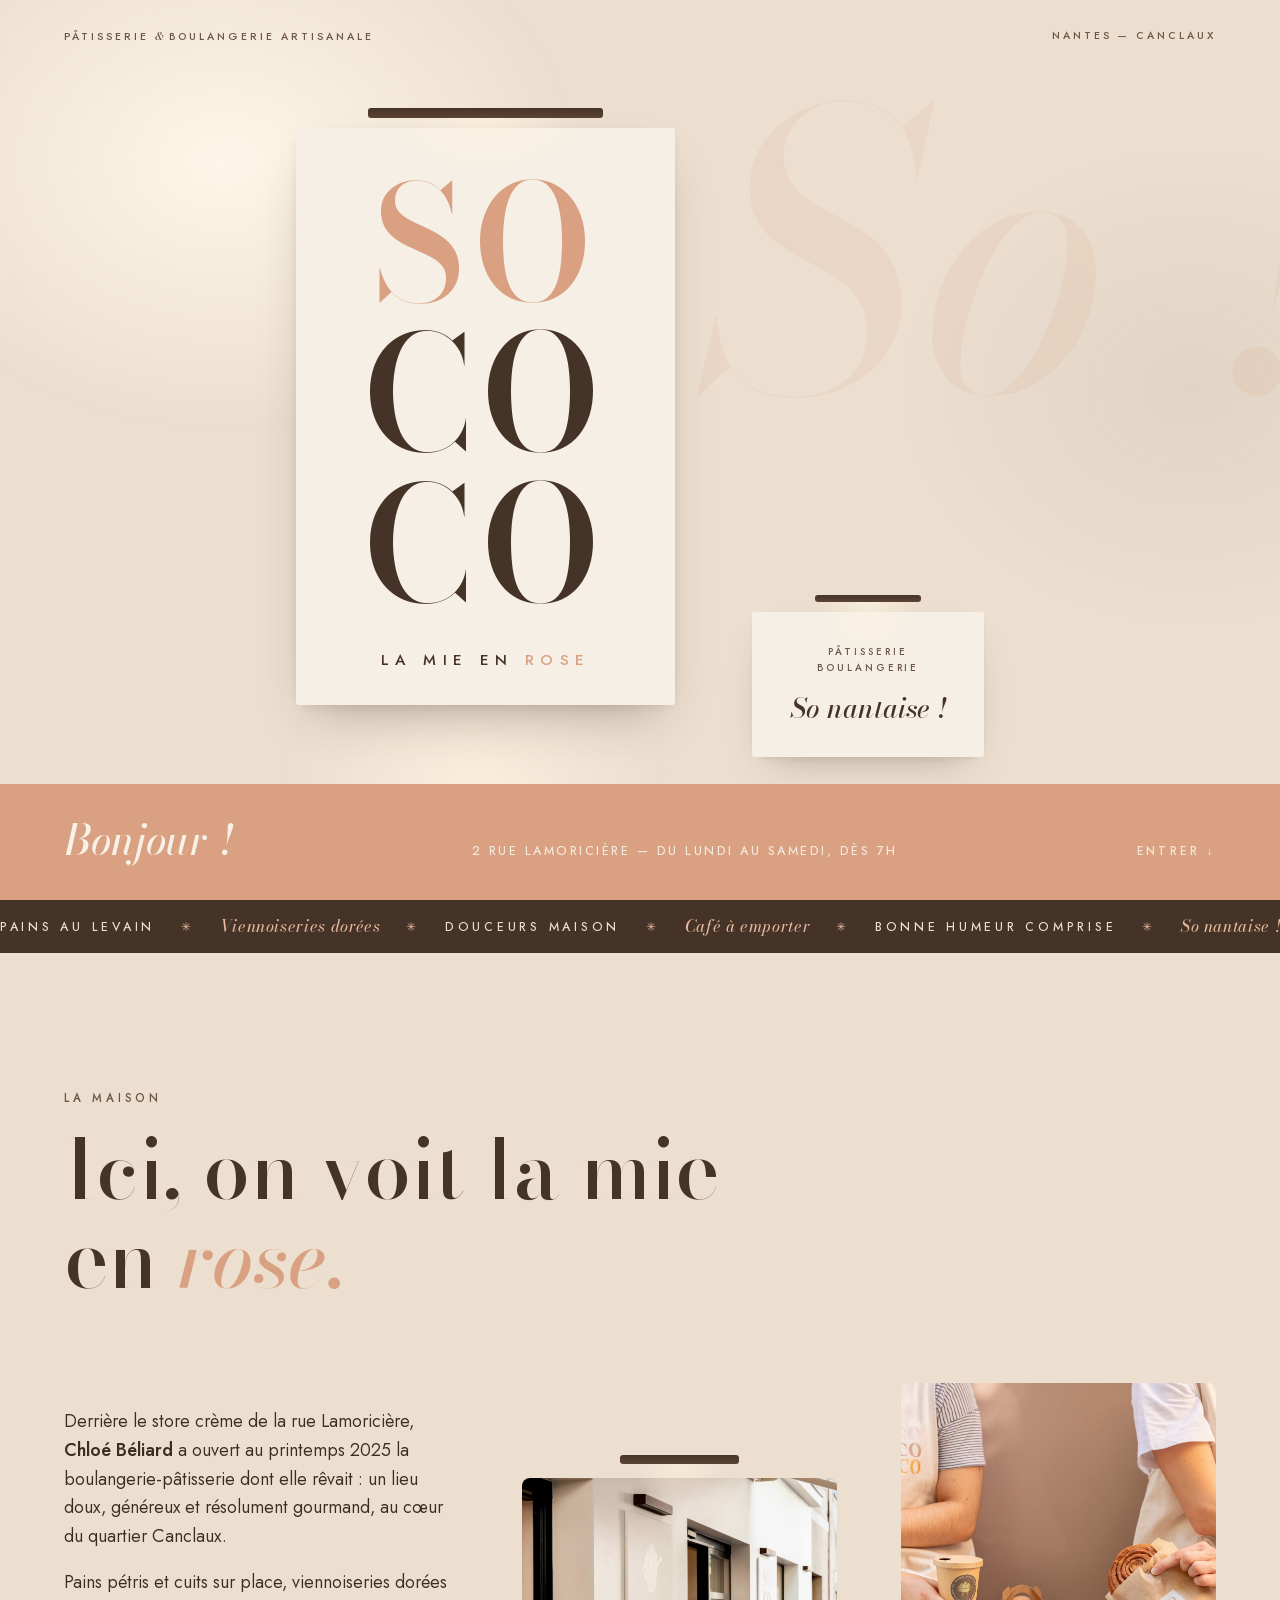
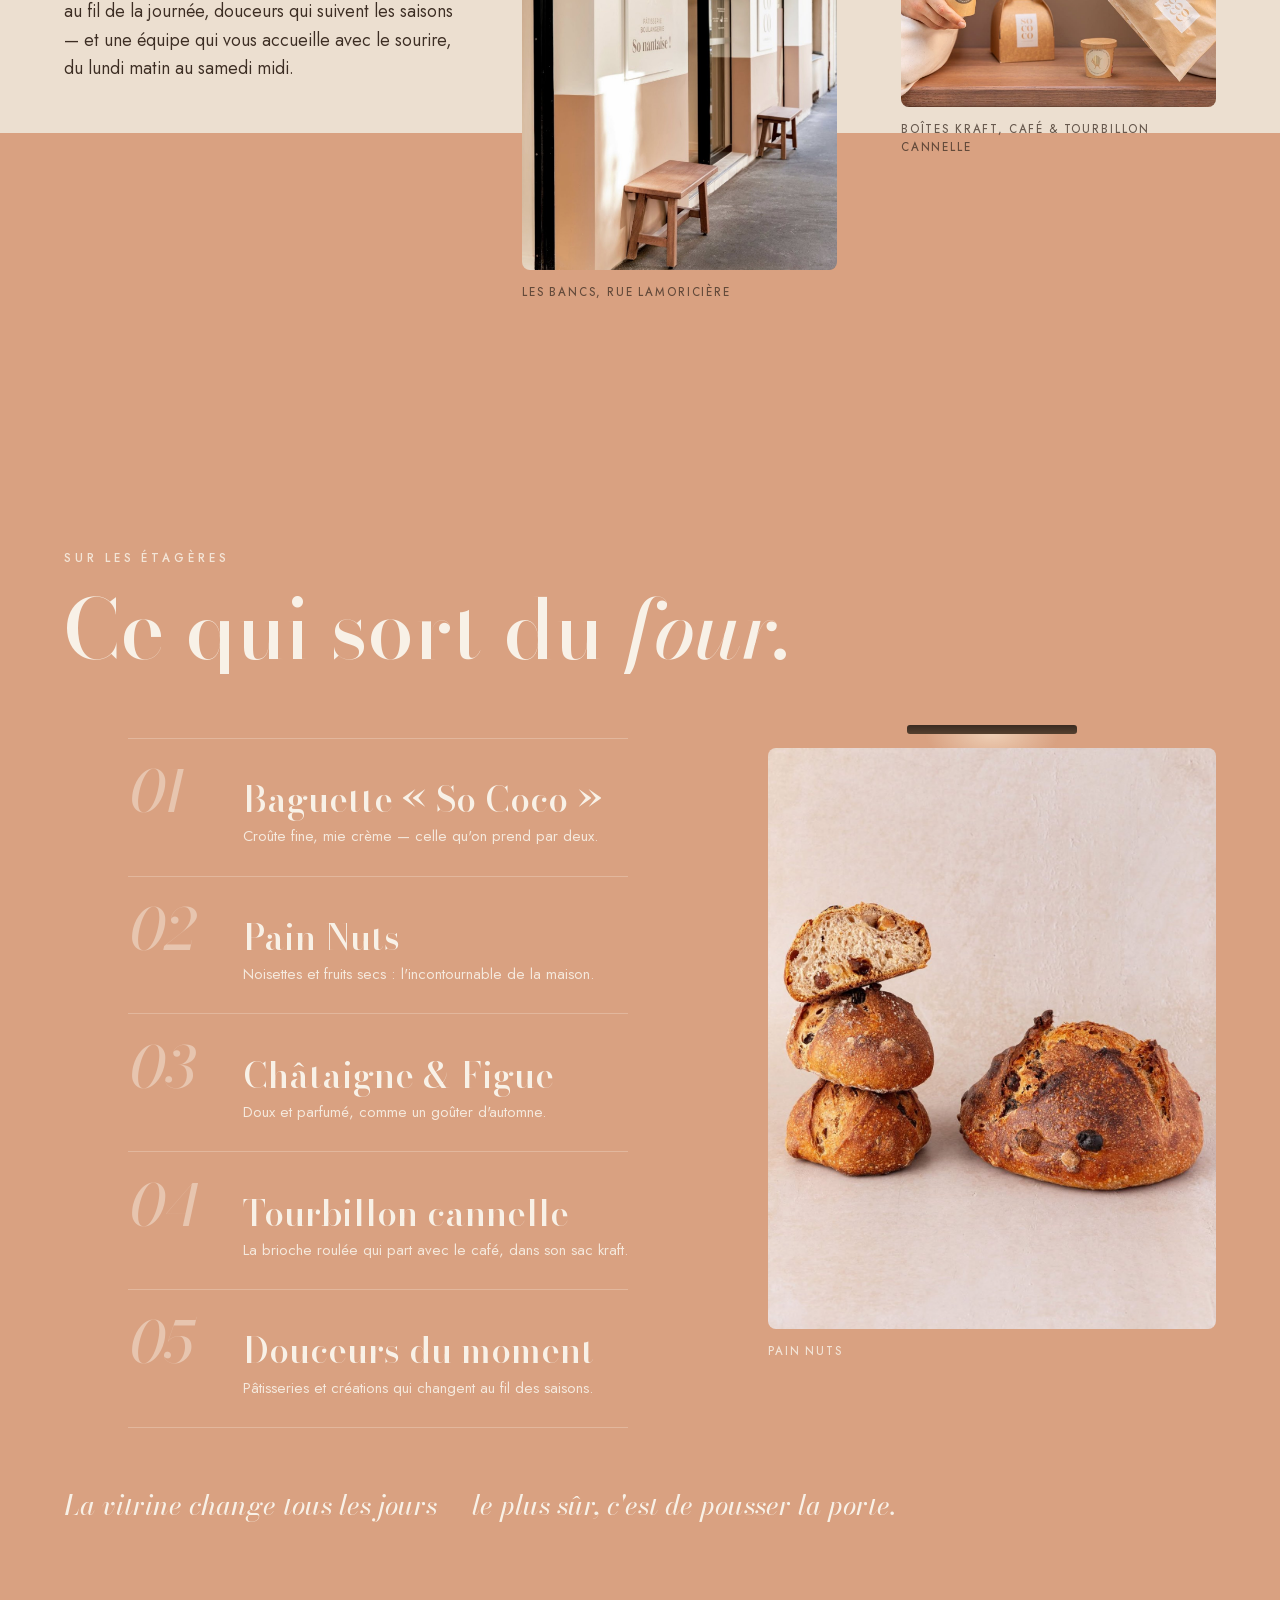
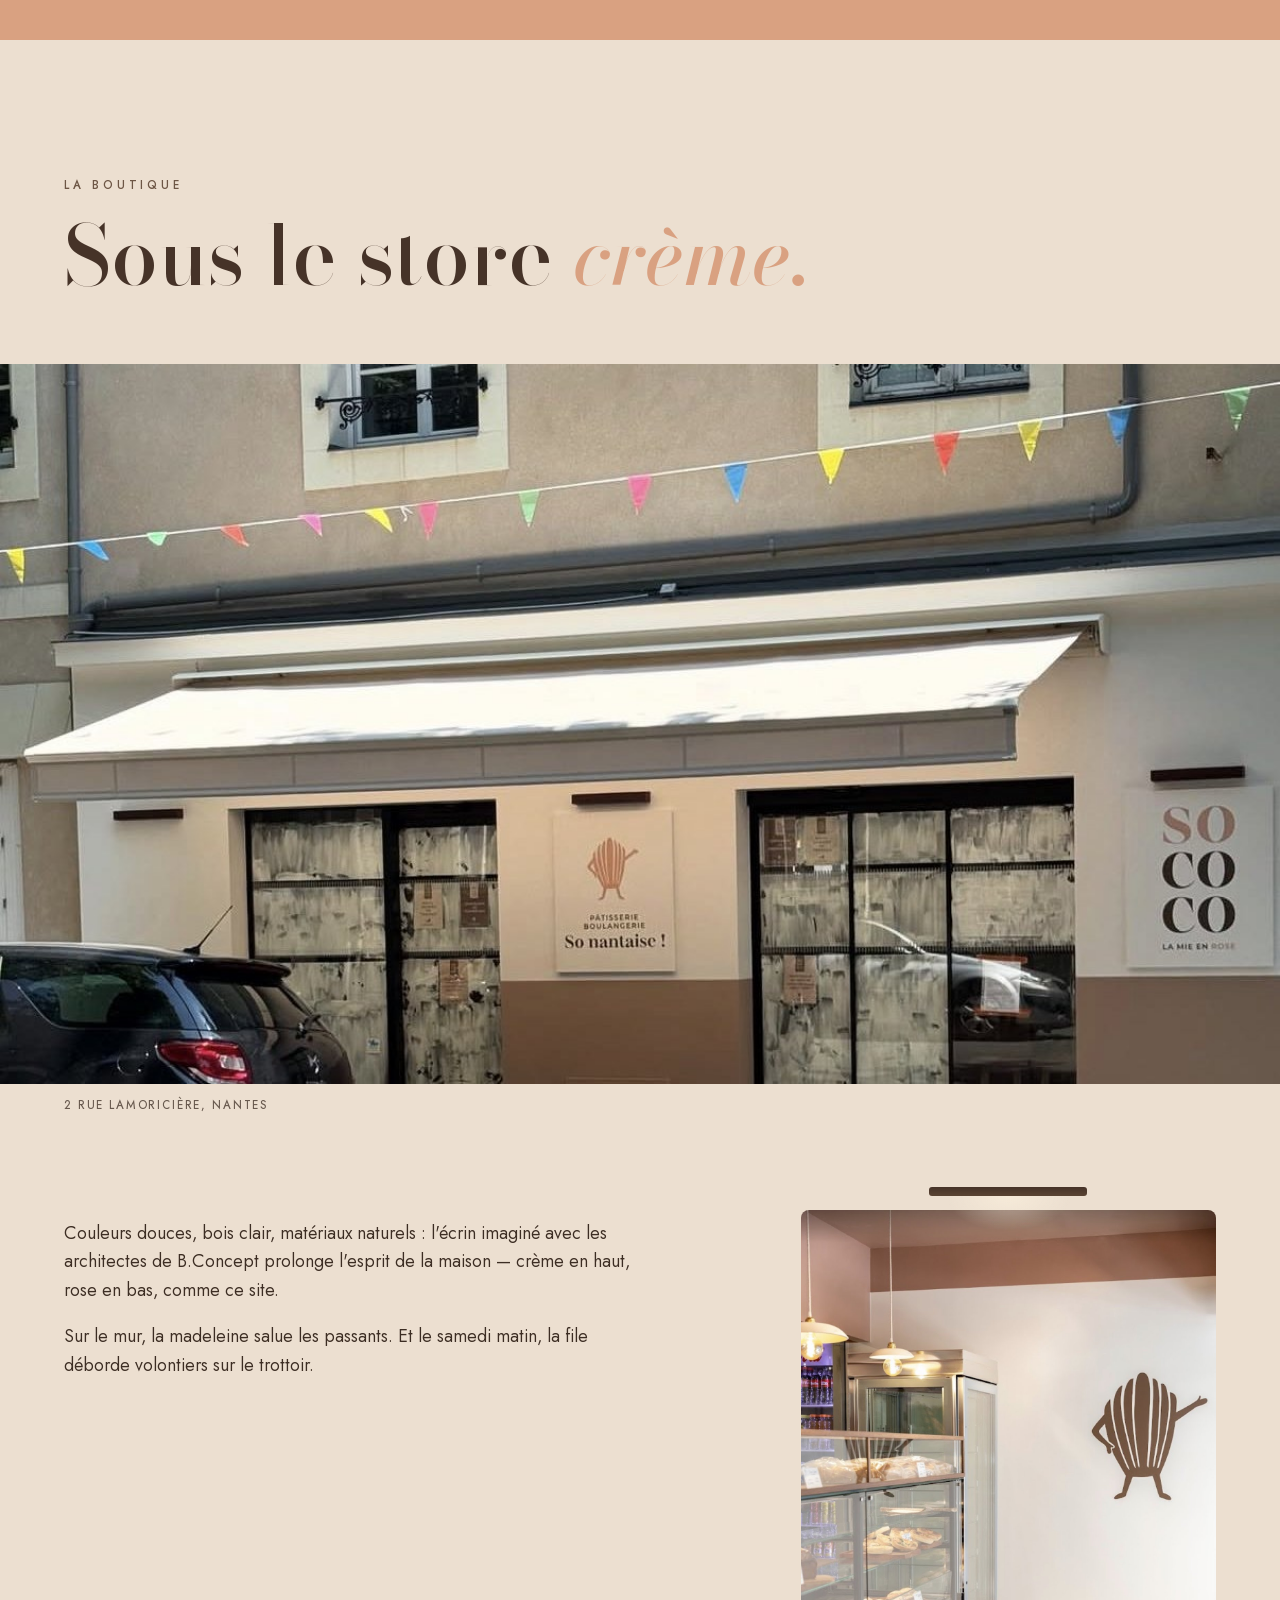
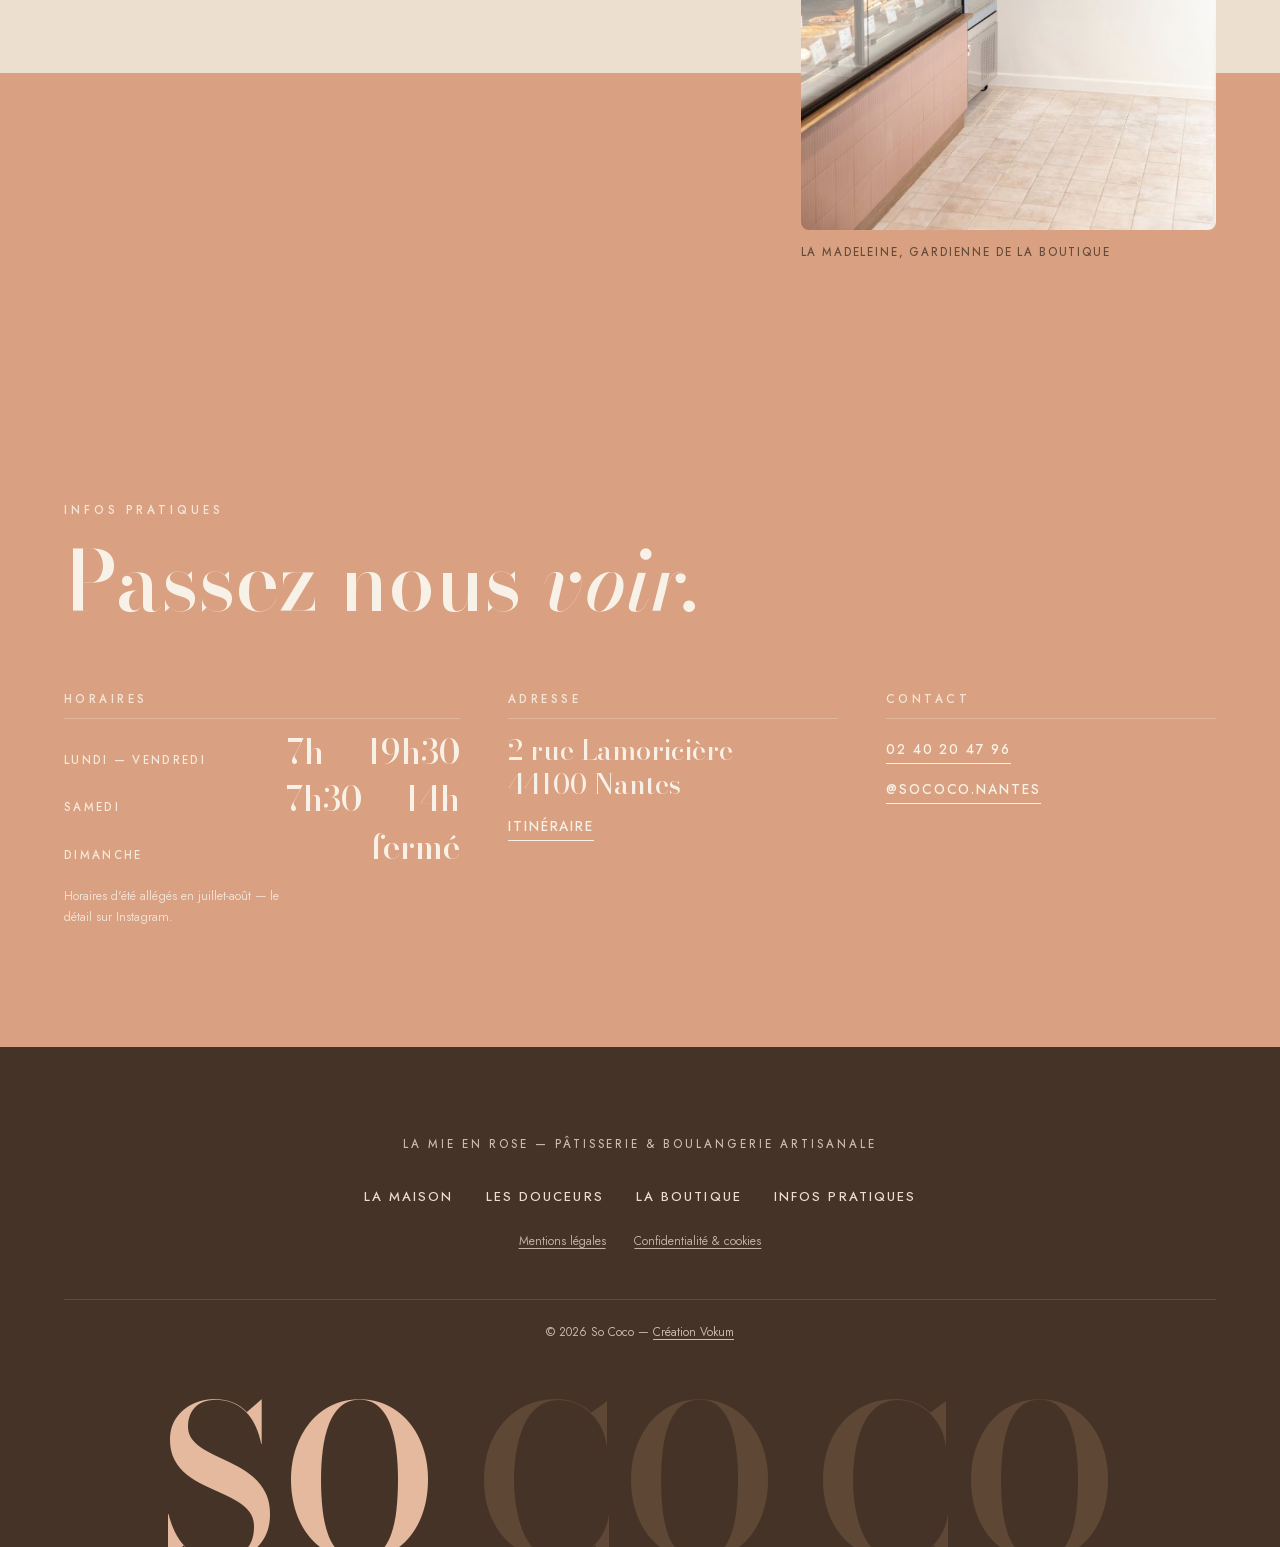
<file: index.html>
<!DOCTYPE html>
<html lang="fr">
<head>
  <meta charset="UTF-8">
  <meta name="viewport" content="width=device-width, initial-scale=1.0">
  <title>So Coco — La Mie en Rose · Pâtisserie & Boulangerie artisanale, Nantes</title>
  <meta name="description" content="So Coco — La Mie en Rose. Pâtisserie & boulangerie artisanale au 2 rue Lamoricière à Nantes. Pains au levain, viennoiseries et douceurs maison, du lundi au samedi.">
  <meta property="og:title" content="So Coco — La Mie en Rose">
  <meta property="og:description" content="Pâtisserie & boulangerie artisanale, 2 rue Lamoricière, Nantes. So nantaise !">
  <meta property="og:type" content="website">
  <meta name="theme-color" content="#ecdfd0">
  <script>document.documentElement.classList.add('js');</script>
  <link rel="icon" href="data:image/svg+xml,<svg xmlns='http://www.w3.org/2000/svg' viewBox='0 0 100 100'><rect width='100' height='100' rx='18' fill='%23ecdfd0'/><text x='50' y='68' font-size='52' text-anchor='middle' font-family='Georgia,serif' fill='%23463328'>S</text></svg>">
  <link rel="preload" href="assets/fonts/bodoni-moda.woff2" as="font" type="font/woff2" crossorigin>
  <link rel="preload" href="assets/fonts/jost.woff2" as="font" type="font/woff2" crossorigin>
  <link rel="stylesheet" href="assets/css/base.css">
  <link rel="stylesheet" href="assets/css/ui/site-loader.css">
  <link rel="stylesheet" href="assets/css/ui/site-footer.css">
  <link rel="stylesheet" href="assets/css/modules/hero.css">
  <link rel="stylesheet" href="assets/css/modules/marquee.css">
  <link rel="stylesheet" href="assets/css/modules/maison.css">
  <link rel="stylesheet" href="assets/css/modules/douceurs.css">
  <link rel="stylesheet" href="assets/css/modules/boutique.css">
  <link rel="stylesheet" href="assets/css/modules/infos.css">
  <script type="module" src="assets/js/app.js"></script>
</head>
<body>

  <!-- Loader -->
  <div class="site-loader" data-site-loader aria-hidden="true">
    <p class="site-loader__mark">
      <span class="site-loader__row"><span>S<em>O</em></span></span>
      <span class="site-loader__row"><span>CO</span></span>
      <span class="site-loader__row"><span>CO</span></span>
    </p>
    <p class="site-loader__sub">Pâtisserie <em>&amp;</em> Boulangerie artisanale</p>
  </div>

  <!-- ============ HERO — le mur de la façade ============ -->
  <header class="hero" id="haut" data-module-delay>
    <div class="hero__light" aria-hidden="true">
      <span class="hero__blob hero__blob--1"></span>
      <span class="hero__blob hero__blob--2"></span>
      <span class="hero__blob hero__blob--3"></span>
    </div>

    <div class="hero__top">
      <p class="hero__eyebrow" data-reveal>Pâtisserie <span class="hero__amp">&amp;</span> Boulangerie artisanale</p>
      <p class="hero__eyebrow hero__eyebrow--right" data-reveal>Nantes — Canclaux</p>
    </div>

    <div class="hero__stage">
      <span class="hero__watermark" aria-hidden="true">So&nbsp;!</span>
      <div class="hero__enseigne">
        <span class="hero__reglette" data-reveal="line" aria-hidden="true"></span>
        <div class="hero__panel" data-reveal="clip">
          <h1 class="hero__title">
            <span class="hero__row hero__row--rose" data-reveal="mask"><span>SO</span></span>
            <span class="hero__row" data-reveal="mask"><span>CO</span></span>
            <span class="hero__row" data-reveal="mask"><span>CO</span></span>
          </h1>
          <p class="hero__baseline" data-reveal>La mie en <em>rose</em></p>
        </div>
      </div>

      <aside class="hero__side" data-reveal>
        <span class="hero__reglette hero__reglette--small" aria-hidden="true"></span>
        <div class="hero__panel hero__panel--small">
          <p class="hero__side-kicker">Pâtisserie<br>Boulangerie</p>
          <p class="hero__side-script">So&nbsp;nantaise&nbsp;!</p>
        </div>
      </aside>
    </div>

    <div class="hero__band" data-reveal="clip">
      <div class="hero__band-inner">
        <p class="hero__band-script">Bonjour&nbsp;!</p>
        <p class="hero__band-info">2&nbsp;rue Lamoricière — du lundi au samedi, dès&nbsp;7h</p>
        <a class="hero__scroll" href="#maison" aria-label="Découvrir la maison">
          <span aria-hidden="true">Entrer&nbsp;↓</span>
        </a>
      </div>
    </div>
  </header>

  <!-- ============ Marquee ============ -->
  <div class="marquee" aria-hidden="true">
    <div class="marquee__track">
      <span class="marquee__group">
        Pains au levain <i>✳</i> <em>Viennoiseries dorées</em> <i>✳</i> Douceurs maison <i>✳</i> <em>Café à emporter</em> <i>✳</i> Bonne humeur comprise <i>✳</i> <em>So&nbsp;nantaise&nbsp;!</em> <i>✳</i>
      </span>
      <span class="marquee__group">
        Pains au levain <i>✳</i> <em>Viennoiseries dorées</em> <i>✳</i> Douceurs maison <i>✳</i> <em>Café à emporter</em> <i>✳</i> Bonne humeur comprise <i>✳</i> <em>So&nbsp;nantaise&nbsp;!</em> <i>✳</i>
      </span>
    </div>
  </div>

  <!-- ============ La maison ============ -->
  <section class="maison" id="maison">
    <div class="maison__head">
      <p class="kicker" data-reveal>La maison</p>
      <h2 class="maison__title" data-split>Ici, on voit la mie en&nbsp;<i>rose.</i></h2>
    </div>

    <div class="maison__grid">
      <div class="maison__text" data-reveal>
        <p>Derrière le store crème de la rue Lamoricière, <strong>Chloé Béliard</strong> a ouvert au printemps 2025 la boulangerie-pâtisserie dont elle rêvait : un lieu doux, généreux et résolument gourmand, au cœur du quartier Canclaux.</p>
        <p>Pains pétris et cuits sur place, viennoiseries dorées au fil de la journée, douceurs qui suivent les saisons — et une équipe qui vous accueille avec le sourire, du lundi matin au samedi midi.</p>
      </div>

      <figure class="maison__photo maison__photo--porte">
        <span class="reglette" data-reveal="line" aria-hidden="true"></span>
        <span class="frame" data-reveal-parent>
          <img src="assets/img/facade-bancs.jpg" alt="La façade So Coco et ses bancs de bois, rue Lamoricière" width="1206" height="1500" loading="lazy" data-reveal="clip">
        </span>
        <figcaption data-reveal>Les bancs, rue Lamoricière</figcaption>
      </figure>

      <figure class="maison__photo maison__photo--equipe">
        <span class="frame" data-reveal-parent>
          <img src="assets/img/equipe.jpg" alt="L'équipe So Coco autour des emballages kraft de la maison" width="1206" height="1240" loading="lazy" data-reveal="clip">
        </span>
        <figcaption data-reveal>Boîtes kraft, café &amp; tourbillon cannelle</figcaption>
      </figure>
    </div>
  </section>

  <!-- ============ Les douceurs — le soubassement rose ============ -->
  <section class="douceurs" id="douceurs">
    <div class="douceurs__head">
      <p class="kicker kicker--creme" data-reveal>Sur les étagères</p>
      <h2 class="douceurs__title" data-split>Ce qui sort du&nbsp;<i>four.</i></h2>
    </div>

    <div class="douceurs__cols">
    <ol class="douceurs__list">
      <li class="douceurs__item" data-reveal-parent data-photo="nuts">
        <span class="douceurs__num" data-reveal aria-hidden="true">01</span>
        <div class="douceurs__body" data-reveal>
          <h3>Baguette «&nbsp;So&nbsp;Coco&nbsp;»</h3>
          <p>Croûte fine, mie crème — celle qu'on prend par deux.</p>
        </div>
      </li>
      <li class="douceurs__item" data-reveal-parent data-photo="nuts">
        <span class="douceurs__num" data-reveal aria-hidden="true">02</span>
        <div class="douceurs__body" data-reveal>
          <h3>Pain Nuts</h3>
          <p>Noisettes et fruits secs : l'incontournable de la maison.</p>
        </div>
      </li>
      <li class="douceurs__item" data-reveal-parent data-photo="chataigne">
        <span class="douceurs__num" data-reveal aria-hidden="true">03</span>
        <div class="douceurs__body" data-reveal>
          <h3>Châtaigne &amp; Figue</h3>
          <p>Doux et parfumé, comme un goûter d'automne.</p>
        </div>
      </li>
      <li class="douceurs__item" data-reveal-parent data-photo="viennoiseries">
        <span class="douceurs__num" data-reveal aria-hidden="true">04</span>
        <div class="douceurs__body" data-reveal>
          <h3>Tourbillon cannelle</h3>
          <p>La brioche roulée qui part avec le café, dans son sac kraft.</p>
        </div>
      </li>
      <li class="douceurs__item" data-reveal-parent data-photo="viennoiseries">
        <span class="douceurs__num" data-reveal aria-hidden="true">05</span>
        <div class="douceurs__body" data-reveal>
          <h3>Douceurs du moment</h3>
          <p>Pâtisseries et créations qui changent au fil des saisons.</p>
        </div>
      </li>
    </ol>

      <div class="douceurs__viewer">
        <span class="reglette reglette--creme" data-reveal="line" aria-hidden="true"></span>
        <div class="douceurs__stack">
          <figure class="douceurs__photo douceurs__photo--a" data-view="nuts">
            <span class="frame" data-reveal-parent>
              <img src="assets/img/pain-nuts.jpg" alt="Pains Nuts empilés, croûte dorée et mie aux noisettes" width="1206" height="1500" loading="lazy" data-reveal="clip">
            </span>
            <figcaption data-reveal>Pain Nuts</figcaption>
          </figure>
          <figure class="douceurs__photo douceurs__photo--b" data-view="chataigne">
            <span class="frame" data-reveal-parent>
              <img src="assets/img/chataigne-figue.jpg" alt="Pain châtaigne et figue coupé en deux" width="1206" height="1500" loading="lazy" data-reveal="clip">
            </span>
            <figcaption data-reveal>Châtaigne &amp; Figue</figcaption>
          </figure>
          <figure class="douceurs__photo douceurs__photo--c" data-view="viennoiseries">
            <span class="frame" data-reveal-parent>
              <img src="assets/img/croissants.jpg" alt="Croissants et chaussons dorés sur les grilles du fournil" width="930" height="1372" loading="lazy" data-reveal="clip">
            </span>
            <figcaption data-reveal>Viennoiseries, dorées au fil de la journée</figcaption>
          </figure>
        </div>
      </div>
    </div>

    <p class="douceurs__note" data-reveal>La vitrine change tous les jours — le plus sûr, c'est de pousser la porte.</p>
  </section>

  <!-- ============ La boutique ============ -->
  <section class="boutique" id="boutique">
    <div class="boutique__head">
      <p class="kicker" data-reveal>La boutique</p>
      <h2 class="boutique__title" data-split>Sous le store&nbsp;<i>crème.</i></h2>
    </div>

    <figure class="boutique__facade">
      <span class="frame" data-reveal-parent>
        <img src="assets/img/facade.jpg" alt="La façade So Coco rue Lamoricière, store crème déployé et fanions" width="1206" height="678" loading="lazy" data-reveal="clip">
      </span>
      <figcaption data-reveal>2 rue Lamoricière, Nantes</figcaption>
    </figure>

    <div class="boutique__grid">
      <div class="boutique__text" data-reveal>
        <p>Couleurs douces, bois clair, matériaux naturels : l'écrin imaginé avec les architectes de B.Concept prolonge l'esprit de la maison — crème en haut, rose en bas, comme ce site.</p>
        <p>Sur le mur, la madeleine salue les passants. Et le samedi matin, la file déborde volontiers sur le trottoir.</p>
      </div>
      <figure class="boutique__photo">
        <span class="reglette" data-reveal="line" aria-hidden="true"></span>
        <span class="frame" data-reveal-parent>
          <img src="assets/img/interieur.jpg" alt="L'intérieur de la boutique : vitrine rose et madeleine murale" width="1206" height="1801" loading="lazy" data-reveal="clip">
        </span>
        <figcaption data-reveal>La madeleine, gardienne de la boutique</figcaption>
      </figure>
    </div>
  </section>

  <!-- ============ Infos pratiques ============ -->
  <section class="infos" id="infos">
    <div class="infos__inner">
      <p class="kicker kicker--creme" data-reveal>Infos pratiques</p>
      <h2 class="infos__title" data-split>Passez nous&nbsp;<i>voir.</i></h2>

      <dl class="infos__grid">
        <div class="infos__cell" data-reveal>
          <dt>Horaires</dt>
          <dd>
            <span class="infos__line"><span>Lundi — Vendredi</span><span>7h — 19h30</span></span>
            <span class="infos__line"><span>Samedi</span><span>7h30 — 14h</span></span>
            <span class="infos__line"><span>Dimanche</span><span>fermé</span></span>
            <span class="infos__foot">Horaires d'été allégés en juillet-août — le détail sur Instagram.</span>
          </dd>
        </div>
        <div class="infos__cell" data-reveal>
          <dt>Adresse</dt>
          <dd>
            <span class="infos__line--block">2 rue Lamoricière<br>44100 Nantes</span>
            <a class="btn-ligne" href="https://maps.google.com/?q=So+Coco+2+rue+Lamoricière+44100+Nantes" target="_blank" rel="noopener">Itinéraire</a>
          </dd>
        </div>
        <div class="infos__cell" data-reveal>
          <dt>Contact</dt>
          <dd>
            <a class="btn-ligne" href="tel:+33240204796">02 40 20 47 96</a>
            <a class="btn-ligne" href="https://www.instagram.com/sococo.nantes/" target="_blank" rel="noopener">@sococo.nantes</a>
          </dd>
        </div>
      </dl>
    </div>
  </section>

  <!-- ============ Footer ============ -->
  <footer class="site-footer">
    <div class="site-footer__inner">
      <p class="site-footer__tag">La Mie en Rose — Pâtisserie &amp; Boulangerie artisanale</p>

      <nav class="site-footer__nav" aria-label="Pied de page">
        <a href="#maison">La maison</a>
        <a href="#douceurs">Les douceurs</a>
        <a href="#boutique">La boutique</a>
        <a href="#infos">Infos pratiques</a>
      </nav>

      <div class="site-footer__legal">
        <a href="mentions-legales.html">Mentions légales</a>
        <a href="mentions-legales.html#confidentialite">Confidentialité &amp; cookies</a>
      </div>

      <p class="site-footer__credit">© 2026 So Coco — <a href="https://vokumagency.com" target="_blank" rel="noopener">Création Vokum</a></p>
    </div>

    <p class="site-footer__mark" aria-label="So Coco">
      <span aria-hidden="true">SO</span>
      <span aria-hidden="true">CO</span>
      <span aria-hidden="true">CO</span>
    </p>
  </footer>

</body>
</html>
</file>
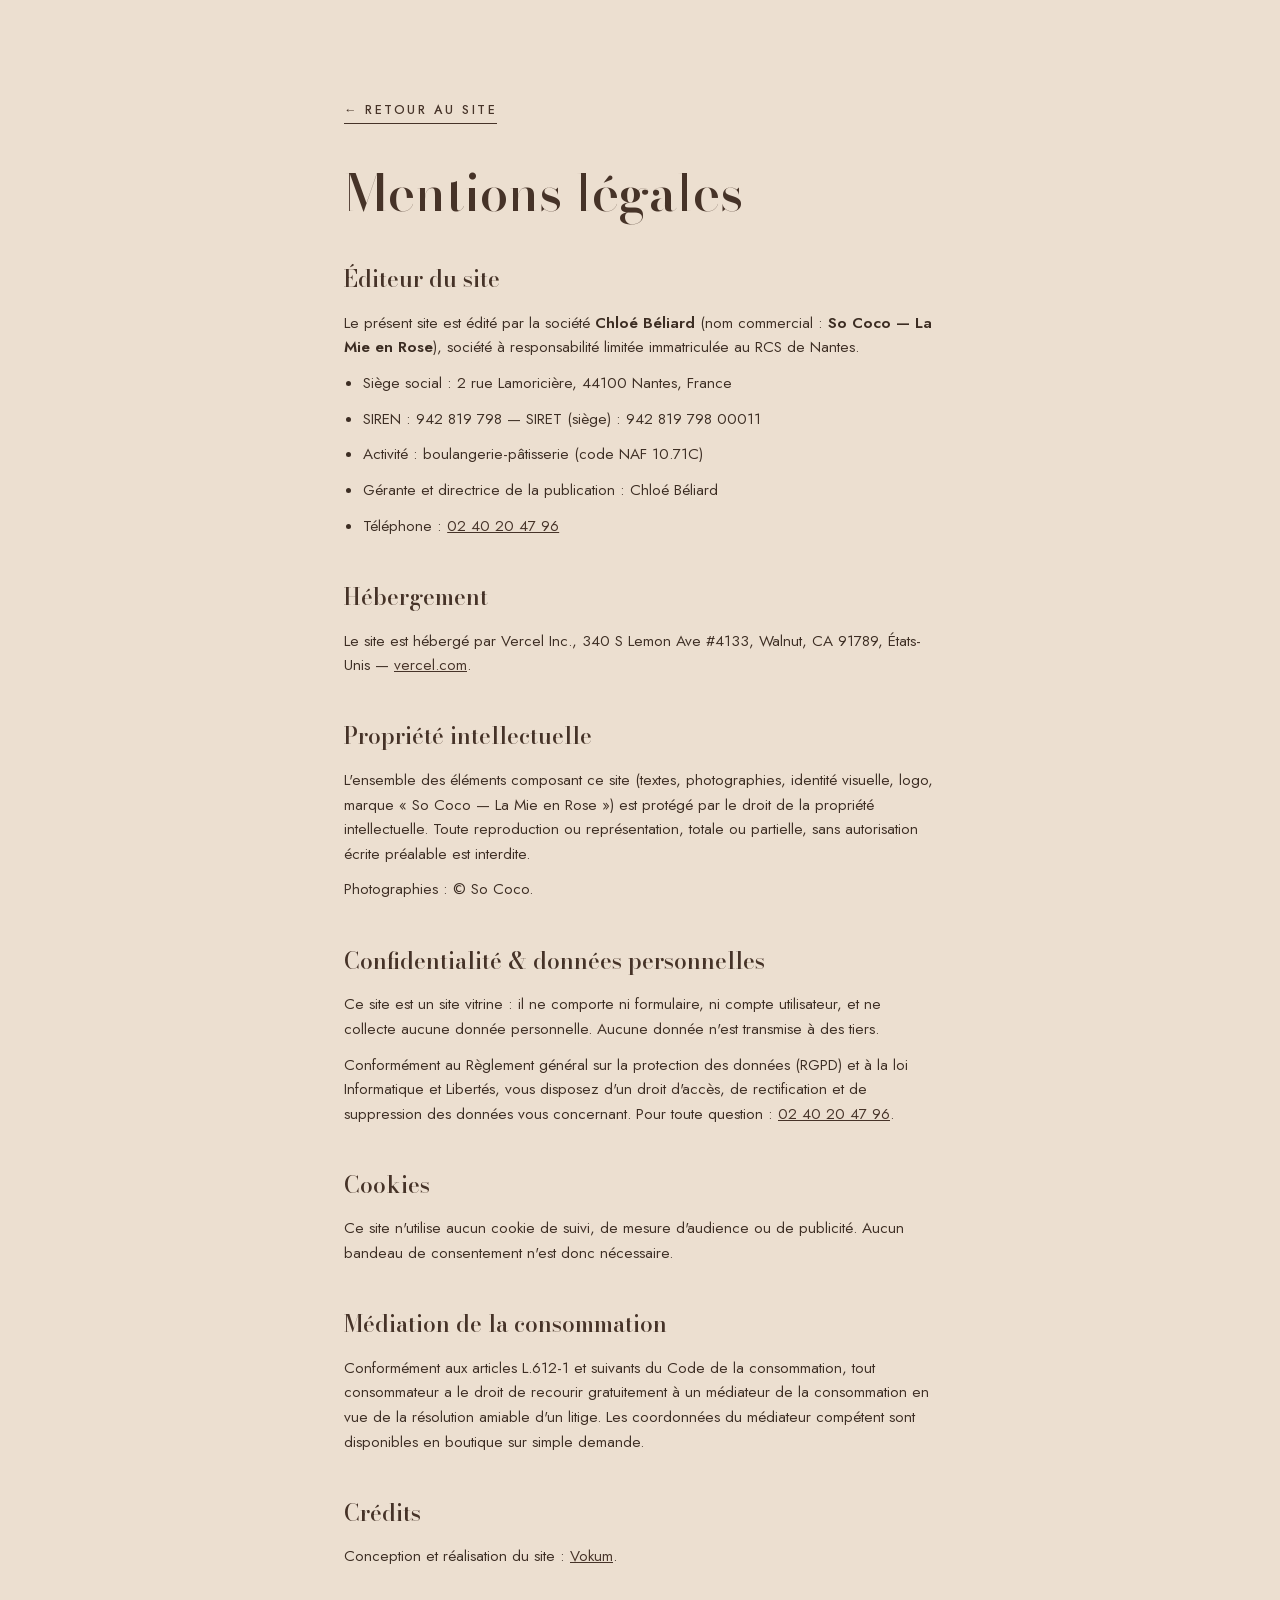
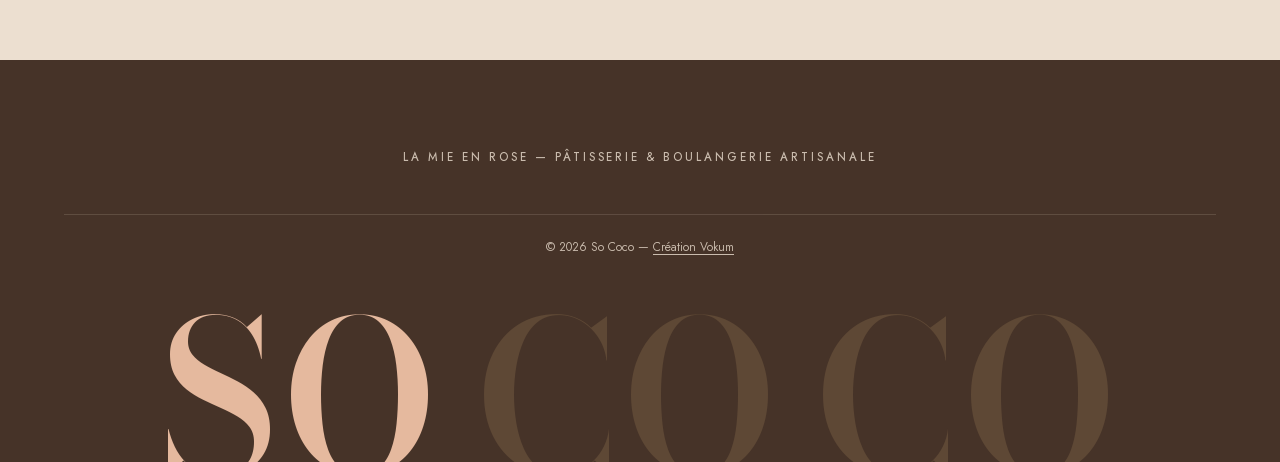
<file: mentions-legales.html>
<!DOCTYPE html>
<html lang="fr">
<head>
  <meta charset="UTF-8">
  <meta name="viewport" content="width=device-width, initial-scale=1.0">
  <title>Mentions légales — So Coco, Nantes</title>
  <meta name="description" content="Mentions légales, politique de confidentialité et cookies du site So Coco — La Mie en Rose, Nantes.">
  <meta name="robots" content="noindex">
  <meta name="theme-color" content="#ecdfd0">
  <link rel="icon" href="data:image/svg+xml,<svg xmlns='http://www.w3.org/2000/svg' viewBox='0 0 100 100'><rect width='100' height='100' rx='18' fill='%23ecdfd0'/><text x='50' y='68' font-size='52' text-anchor='middle' font-family='Georgia,serif' fill='%23463328'>S</text></svg>">
  <link rel="stylesheet" href="assets/css/base.css">
  <link rel="stylesheet" href="assets/css/ui/site-footer.css">
  <style>
    .legal {
      max-width: 720px;
      margin: 0 auto;
      padding: clamp(3.5rem, 10vw, 6rem) var(--pad) clamp(3.5rem, 9vw, 5rem);
    }
    .legal__back {
      display: inline-block;
      font-size: 0.78rem;
      font-weight: 480;
      letter-spacing: 0.2em;
      text-transform: uppercase;
      text-decoration: none;
      margin-bottom: 2.5rem;
      border-bottom: 1px solid currentColor;
      padding-bottom: 2px;
    }
    .legal h1 {
      font-family: var(--f-display);
      font-weight: 520;
      font-size: clamp(2rem, 7vw, 3.2rem);
      line-height: 1.1;
      color: var(--brun);
      margin-bottom: 2.5rem;
    }
    .legal h2 {
      font-family: var(--f-display);
      font-weight: 540;
      font-size: 1.4rem;
      color: var(--brun);
      margin: 2.6rem 0 0.8rem;
    }
    .legal p, .legal li { font-size: 0.96rem; margin-bottom: 0.7rem; }
    .legal ul { list-style: disc; padding-left: 1.2rem; }
    .legal a { color: var(--brun); }
  </style>
</head>
<body>

  <main class="legal">
    <a class="legal__back" href="index.html">← Retour au site</a>
    <h1>Mentions légales</h1>

    <h2>Éditeur du site</h2>
    <p>Le présent site est édité par la société <strong>Chloé Béliard</strong> (nom commercial : <strong>So Coco — La Mie en Rose</strong>), société à responsabilité limitée immatriculée au RCS de Nantes.</p>
    <ul>
      <li>Siège social : 2 rue Lamoricière, 44100 Nantes, France</li>
      <li>SIREN : 942 819 798 — SIRET (siège) : 942 819 798 00011</li>
      <li>Activité : boulangerie-pâtisserie (code NAF 10.71C)</li>
      <li>Gérante et directrice de la publication : Chloé Béliard</li>
      <li>Téléphone : <a href="tel:+33240204796">02 40 20 47 96</a></li>
    </ul>

    <h2>Hébergement</h2>
    <p>Le site est hébergé par Vercel Inc., 340 S Lemon Ave #4133, Walnut, CA 91789, États-Unis — <a href="https://vercel.com" target="_blank" rel="noopener">vercel.com</a>.</p>

    <h2>Propriété intellectuelle</h2>
    <p>L'ensemble des éléments composant ce site (textes, photographies, identité visuelle, logo, marque « So Coco — La Mie en Rose ») est protégé par le droit de la propriété intellectuelle. Toute reproduction ou représentation, totale ou partielle, sans autorisation écrite préalable est interdite.</p>
    <p>Photographies : © So Coco.</p>

    <h2 id="confidentialite">Confidentialité &amp; données personnelles</h2>
    <p>Ce site est un site vitrine : il ne comporte ni formulaire, ni compte utilisateur, et ne collecte aucune donnée personnelle. Aucune donnée n'est transmise à des tiers.</p>
    <p>Conformément au Règlement général sur la protection des données (RGPD) et à la loi Informatique et Libertés, vous disposez d'un droit d'accès, de rectification et de suppression des données vous concernant. Pour toute question : <a href="tel:+33240204796">02 40 20 47 96</a>.</p>

    <h2>Cookies</h2>
    <p>Ce site n'utilise aucun cookie de suivi, de mesure d'audience ou de publicité. Aucun bandeau de consentement n'est donc nécessaire.</p>

    <h2>Médiation de la consommation</h2>
    <p>Conformément aux articles L.612-1 et suivants du Code de la consommation, tout consommateur a le droit de recourir gratuitement à un médiateur de la consommation en vue de la résolution amiable d'un litige. Les coordonnées du médiateur compétent sont disponibles en boutique sur simple demande.</p>

    <h2>Crédits</h2>
    <p>Conception et réalisation du site : <a href="https://vokumagency.com" target="_blank" rel="noopener">Vokum</a>.</p>
  </main>

  <footer class="site-footer">
    <div class="site-footer__inner">
      <p class="site-footer__tag">La Mie en Rose — Pâtisserie &amp; Boulangerie artisanale</p>
      <p class="site-footer__credit">© 2026 So Coco — <a href="https://vokumagency.com" target="_blank" rel="noopener">Création Vokum</a></p>
    </div>
    <p class="site-footer__mark" aria-label="So Coco">
      <span aria-hidden="true">SO</span>
      <span aria-hidden="true">CO</span>
      <span aria-hidden="true">CO</span>
    </p>
  </footer>

</body>
</html>
</file>
<file: assets/css/base.css>
/* =========================================================================
   SO COCO — base : fontes, tokens, reset, motion system, utilitaires
   DA « Le mur en rose » — le site est la façade : crème en haut, rose en bas.
   ========================================================================= */

/* ---------- Fontes (self-host, latin, variable) ---------- */
@font-face {
  font-family: 'Bodoni Moda';
  src: url('../fonts/bodoni-moda.woff2') format('woff2');
  font-weight: 400 800;
  font-style: normal;
  font-display: swap;
}
@font-face {
  font-family: 'Bodoni Moda';
  src: url('../fonts/bodoni-moda-italic.woff2') format('woff2');
  font-weight: 400 800;
  font-style: italic;
  font-display: swap;
}
@font-face {
  font-family: 'Jost';
  src: url('../fonts/jost.woff2') format('woff2');
  font-weight: 300 600;
  font-style: normal;
  font-display: swap;
}

/* ---------- Tokens ---------- */
:root {
  /* Palette relevée sur l'enseigne et la façade */
  --creme:      #ecdfd0;   /* mur haut */
  --panneau:    #f6efe5;   /* panneau d'enseigne */
  --rose:       #d9a181;   /* soubassement / lettres SO */
  --rose-clair: #e5b99e;
  --rose-pale:  #f0d6c3;
  --brun:       #463328;   /* lettres CO CO, réglette */
  --brun-doux:  #6d5645;
  --kraft:      #c79d72;
  --encre:      #3c2d23;   /* texte courant sur crème */
  --creme-sur-rose: #f8f1e7;

  --f-display: 'Bodoni Moda', 'Didot', Georgia, serif;
  --f-sans: 'Jost', 'Futura', 'Avenir Next', sans-serif;

  /* Courbes & durées */
  --ease-out: cubic-bezier(0.16, 1, 0.3, 1);
  --ease-io:  cubic-bezier(0.65, 0, 0.35, 1);
  --dur-fast: 250ms;
  --dur-base: 600ms;
  --dur-slow: 950ms;
  --stagger-base: 550ms;
  --stagger-step: 350ms;

  --pad: clamp(20px, 5vw, 72px);
  --radius: 8px;
}

@media (max-width: 768px) {
  :root {
    --dur-base: 450ms; --dur-slow: 700ms;
    --stagger-base: 350ms; --stagger-step: 200ms;
  }
}

/* ---------- Reset ---------- */
*, *::before, *::after { box-sizing: border-box; margin: 0; padding: 0; }
html { scroll-behavior: smooth; }
body {
  font-family: var(--f-sans);
  font-weight: 380;
  color: var(--encre);
  background: var(--creme);
  line-height: 1.6;
  -webkit-font-smoothing: antialiased;
  overflow-x: clip;
}
img { display: block; max-width: 100%; height: auto; }
a { color: inherit; }
ol, ul { list-style: none; }
figure { margin: 0; }

::selection { background: var(--rose); color: var(--creme-sur-rose); }

/* ---------- Utilitaires DA ---------- */

/* Kicker — étiquette Jost espacée, comme « PÂTISSERIE BOULANGERIE » */
.kicker {
  font-family: var(--f-sans);
  font-weight: 500;
  font-size: 0.72rem;
  letter-spacing: 0.34em;
  text-transform: uppercase;
  color: var(--brun-doux);
}
.kicker--creme { color: var(--creme-sur-rose); opacity: 0.85; }

/* Cadre photo — rectangle coins doux, jamais d'arche, jamais de scale */
.frame {
  display: block;
  border-radius: var(--radius);
  overflow: hidden;
  background: var(--rose-pale);
}
.frame img { width: 100%; --radius: 0px; }

figcaption {
  font-size: 0.72rem;
  letter-spacing: 0.16em;
  text-transform: uppercase;
  font-weight: 450;
  margin-top: 0.8rem;
  opacity: 0.75;
}

/* Réglette lumineuse — la barre brune au-dessus des panneaux accrochés */
.reglette {
  display: block;
  width: 38%;
  max-width: 190px;
  height: 9px;
  border-radius: 3px;
  background: linear-gradient(180deg, var(--brun) 0%, #5a4433 100%);
  margin: 0 auto 14px;
  position: relative;
}
.reglette::after {
  content: '';
  position: absolute;
  left: 6%; right: 6%; top: 100%;
  height: 46px;
  background: radial-gradient(60% 100% at 50% 0%, rgba(255, 244, 224, 0.55), transparent 75%);
  pointer-events: none;
}

/* Bouton ligne — texte + filet qui glisse */
.btn-ligne {
  display: inline-block;
  font-weight: 480;
  font-size: 0.85rem;
  letter-spacing: 0.14em;
  text-transform: uppercase;
  text-decoration: none;
  padding-bottom: 3px;
  background: linear-gradient(currentColor, currentColor) no-repeat 0 100% / 100% 1px;
  transition: background-size var(--dur-fast) var(--ease-io);
}
.btn-ligne:hover { background-size: 34% 1px; }

/* =========================================================================
   MOTION SYSTEM — délais composables, animations paused → running
   ========================================================================= */

[data-module-delay] { --module-delay: 0ms; }
[data-reveal], [data-split] {
  --column-delay: 0ms;
  --self-delay: 0ms;
  --local-offset: 0ms;
  --index: 0;
  --stagger: 0ms;
  --delay: calc(
    var(--module-delay, 0ms) + var(--column-delay) + var(--self-delay)
    + var(--index) * var(--stagger) + var(--local-offset)
  );
}

[data-module-delay] > [data-reveal]:nth-child(2) { --self-delay: 90ms; }
[data-module-delay] > [data-reveal]:nth-child(3) { --self-delay: 180ms; }
[data-module-delay] > [data-reveal]:nth-child(4) { --self-delay: 270ms; }
[data-module-delay] > [data-reveal]:nth-child(5) { --self-delay: 360ms; }
[data-module-delay] > [data-reveal]:nth-child(6) { --self-delay: 450ms; }

@keyframes v-fade      { from { opacity: 0; } }
@keyframes v-translate { from { translate: var(--tx, 0px) var(--ty, 0px); } }
@keyframes v-scaleX    { from { scale: var(--sx, 1) 1; } }
@keyframes v-clip {
  from { clip-path: inset(var(--top, 0%) var(--right, 0%) var(--bottom, 0%) var(--left, 0%) round var(--clip-radius, 0px)); }
  to   { clip-path: inset(0% 0% 0% 0% round var(--clip-radius, 0px)); }
}

/* Reveal par défaut : translation + fondu */
html.--js-inview-enabled [data-reveal]:not([data-reveal="mask"]):not([data-reveal="clip"]):not([data-reveal="line"]) {
  --ty: 1.5rem;
  animation:
    v-translate var(--dur-base, 600ms) var(--ease-out, ease) var(--delay, 0ms) backwards,
    v-fade      var(--dur-base, 600ms) linear               var(--delay, 0ms) backwards;
  animation-play-state: paused, paused;
}
html.--js-inview-enabled [data-reveal]:not([data-reveal="mask"]):not([data-reveal="clip"]):not([data-reveal="line"]).is-inview {
  animation-play-state: running, running;
}

/* Masque overflow — le parent masque, l'enfant monte */
html.--js-inview-enabled [data-reveal="mask"] { overflow: hidden; }
html.--js-inview-enabled [data-reveal="mask"] > * {
  display: block;
  --ty: 105%;
  animation: v-translate var(--dur-slow, 950ms) var(--ease-out, ease) var(--delay, 0ms) backwards;
  animation-play-state: paused;
}
html.--js-inview-enabled [data-reveal="mask"].is-inview > * { animation-play-state: running; }

/* Clip — révéler une image sans scale. Par défaut : du haut vers le bas,
   comme la lumière d'une réglette qui balaie le panneau. */
html.--js-inview-enabled [data-reveal="clip"] {
  --top: 0%; --right: 0%; --bottom: 100%; --left: 0%;
  animation: v-clip var(--dur-slow, 950ms) var(--ease-out, ease) var(--delay, 0ms) backwards;
  animation-play-state: paused;
}
html.--js-inview-enabled [data-reveal="clip"].is-inview { animation-play-state: running; }

/* Filet qui s'étire */
html.--js-inview-enabled [data-reveal="line"] {
  --sx: 0;
  transform-origin: center;
  animation:
    v-scaleX var(--dur-slow, 950ms) var(--ease-out, ease) var(--delay, 0ms) backwards,
    v-fade   var(--dur-base, 600ms) linear               var(--delay, 0ms) backwards;
  animation-play-state: paused, paused;
}
html.--js-inview-enabled [data-reveal="line"].is-inview { animation-play-state: running, running; }

/* Stagger typographique par mot */
.word { display: inline-block; overflow: hidden; vertical-align: top; }
.word__inner { display: inline-block; }
.word--i { font-style: italic; }
/* Le mot italique prend le rose sur les murs crème */
.maison__title .word--i, .boutique__title .word--i { color: var(--rose); }
html.--js-inview-enabled [data-split] .word__inner {
  --ty: 112%;
  animation: v-translate var(--dur-slow, 950ms) var(--ease-out, ease)
             calc(var(--delay, 0ms) + var(--word-index, 0) * var(--word-stagger, 60ms)) backwards;
  animation-play-state: paused;
}
html.--js-inview-enabled [data-split].is-inview .word__inner { animation-play-state: running; }

/* ---------- Accessibilité ---------- */
@media (prefers-reduced-motion: reduce) {
  *, *::before, *::after {
    animation-duration: 0.01ms !important;
    animation-iteration-count: 1 !important;
    transition-duration: 0.01ms !important;
    scroll-behavior: auto !important;
  }
  html [data-reveal],
  html [data-reveal] > *,
  html [data-split] .word__inner {
    animation: none !important;
    opacity: 1 !important;
    translate: none !important;
    clip-path: none !important;
  }
}
</file>
<file: assets/css/ui/site-loader.css>
/* Loader — l'enseigne se compose : SO / CO / CO montent dans leurs masques */
/* Sans JS, personne ne retirera le loader : il n'existe qu'avec JS actif */
.site-loader { display: none; }

html.js .site-loader {
  position: fixed;
  inset: 0;
  height: 100lvh;
  z-index: 999;
  background: var(--creme);
  display: grid;
  place-items: center;
  align-content: center;
  gap: 1.3rem;
  translate: 0 0;
  will-change: translate;
}
/* Bord inférieur — la barre du store qui se relève */
html.js .site-loader::after {
  content: '';
  position: absolute;
  left: 0; right: 0; bottom: 0;
  height: 7px;
  background: linear-gradient(180deg, var(--brun) 0%, #5a4433 100%);
}
html.js .site-loader.--js-ready {
  translate: 0 -101%;
  pointer-events: none;
  transition: translate 750ms cubic-bezier(0.65, 0, 0.35, 1);
}

.site-loader__mark {
  font-family: var(--f-display);
  font-weight: 560;
  font-size: clamp(2.4rem, 9vw, 3.6rem);
  line-height: 0.98;
  letter-spacing: 0.04em;
  color: var(--brun);
  text-align: center;
}
.site-loader__row { display: block; overflow: hidden; }
.site-loader__row > span { display: block; translate: 0 110%; }
.site-loader__row:first-child { color: var(--rose); }
.site-loader__row:first-child em { font-style: normal; }

.site-loader__row:nth-child(1) > span { animation: loader-rise 700ms var(--ease-out) 120ms forwards; }
.site-loader__row:nth-child(2) > span { animation: loader-rise 700ms var(--ease-out) 240ms forwards; }
.site-loader__row:nth-child(3) > span { animation: loader-rise 700ms var(--ease-out) 360ms forwards; }

@keyframes loader-rise { to { translate: 0 0; } }

.site-loader__sub {
  font-family: var(--f-sans);
  font-weight: 500;
  font-size: 0.62rem;
  letter-spacing: 0.3em;
  text-transform: uppercase;
  color: var(--brun-doux);
  text-align: center;
  opacity: 0;
  animation: loader-fade 600ms linear 620ms forwards;
}
.site-loader__sub em {
  font-family: var(--f-display);
  font-style: italic;
  text-transform: none;
  letter-spacing: 0;
}
@keyframes loader-fade { to { opacity: 1; } }

@media (prefers-reduced-motion: reduce) {
  .site-loader { display: none; }
}
</file>
<file: assets/css/ui/site-footer.css>
/* Footer — le bois sombre de la réglette, signé d'un wordmark géant rogné */
.site-footer {
  background: var(--brun);
  color: var(--creme);
  padding: clamp(3.5rem, 9vw, 5.5rem) var(--pad) 0;
  overflow: hidden;
}

.site-footer__inner {
  max-width: 1200px;
  margin: 0 auto;
  display: grid;
  justify-items: center;
  text-align: center;
  gap: 1.4rem;
}

.site-footer__mark {
  display: flex;
  justify-content: center;
  gap: 0.16em;
  font-family: var(--f-display);
  font-weight: 560;
  font-size: clamp(4.2rem, 17vw, 13rem);
  line-height: 0.74;
  letter-spacing: 0.02em;
  margin-top: clamp(2.2rem, 6vw, 4rem);
  margin-bottom: -0.06em;
  color: #5e4835;
  user-select: none;
}
.site-footer__mark span:first-child { color: var(--rose-clair); }

.site-footer__tag {
  font-size: 0.72rem;
  font-weight: 450;
  letter-spacing: 0.26em;
  text-transform: uppercase;
  opacity: 0.8;
}

.site-footer__nav {
  display: flex;
  flex-wrap: wrap;
  justify-content: center;
  gap: 1.4rem 2rem;
  margin-top: 0.6rem;
}
.site-footer__nav a {
  font-size: 0.82rem;
  font-weight: 460;
  letter-spacing: 0.16em;
  text-transform: uppercase;
  text-decoration: none;
  background: linear-gradient(currentColor, currentColor) no-repeat 0 100% / 0 1px;
  padding-bottom: 3px;
  transition: background-size var(--dur-fast) var(--ease-io);
}
.site-footer__nav a:hover { background-size: 100% 1px; }

.site-footer__legal {
  display: flex;
  flex-wrap: wrap;
  justify-content: center;
  gap: 1rem 1.8rem;
}
.site-footer__legal a {
  font-size: 0.75rem;
  opacity: 0.75;
  text-decoration: underline;
  text-underline-offset: 3px;
  transition: opacity var(--dur-fast) linear;
}
.site-footer__legal a:hover { opacity: 1; }

.site-footer__credit {
  margin-top: 1.6rem;
  padding-top: 1.4rem;
  width: 100%;
  border-top: 1px solid rgba(236, 223, 208, 0.18);
  font-size: 0.75rem;
  opacity: 0.8;
}
.site-footer__credit a {
  text-decoration: underline;
  text-underline-offset: 3px;
}
</file>
<file: assets/css/modules/hero.css>
/* =========================================================================
   HERO — le mur de la façade : crème en haut, soubassement rose en bas,
   l'enseigne accrochée sous sa réglette, lumière de feuillage qui danse.
   ========================================================================= */

.hero {
  position: relative;
  min-height: 100svh;
  display: flex;
  flex-direction: column;
  background: var(--creme);
  overflow: clip;
}

/* ---------- Lumière tamisée (ombres de feuillage stylisées) ---------- */
.hero__light {
  position: absolute;
  inset: 0;
  pointer-events: none;
  z-index: 0;
}
.hero__blob {
  position: absolute;
  border-radius: 50%;
  background: radial-gradient(closest-side, rgba(255, 248, 234, 0.9), transparent);
  mix-blend-mode: soft-light;
}
.hero__blob--1 {
  width: 55vmax; height: 42vmax;
  top: -12%; left: -10%;
  animation: blob-drift-1 27s var(--ease-io) infinite alternate;
}
.hero__blob--2 {
  width: 46vmax; height: 38vmax;
  top: 16%; right: -16%;
  background: radial-gradient(closest-side, rgba(70, 51, 40, 0.06), transparent);
  animation: blob-drift-2 33s var(--ease-io) infinite alternate;
}
.hero__blob--3 {
  width: 30vmax; height: 26vmax;
  bottom: -6%; left: 22%;
  background: radial-gradient(closest-side, rgba(255, 244, 226, 0.7), transparent);
  animation: blob-drift-1 24s var(--ease-io) -12s infinite alternate-reverse;
}
@keyframes blob-drift-1 { to { translate: 6vmax 3vmax; } }
@keyframes blob-drift-2 { to { translate: -5vmax -3vmax; } }

/* ---------- Barre haute ---------- */
.hero__top {
  position: relative;
  z-index: 2;
  display: flex;
  justify-content: space-between;
  gap: 1rem;
  padding: 20px var(--pad) 0;
}
.hero__eyebrow {
  font-size: 0.58rem;
  font-weight: 500;
  letter-spacing: 0.2em;
  text-transform: uppercase;
  color: var(--brun-doux);
  white-space: nowrap;
}
@media (min-width: 900px) {
  .hero__eyebrow { font-size: 0.66rem; letter-spacing: 0.28em; }
}
.hero__eyebrow--right { text-align: right; }
@media (max-width: 899px) {
  .hero__top { justify-content: center; }
  .hero__eyebrow--right { display: none; }
}
.hero__amp { font-family: var(--f-display); font-style: italic; text-transform: none; letter-spacing: 0; }

/* ---------- Scène : enseigne(s) ---------- */
.hero__stage {
  position: relative;
  z-index: 1;
  flex: 1;
  display: flex;
  align-items: center;
  justify-content: center;
  gap: clamp(2rem, 6vw, 6rem);
  padding: 4svh var(--pad) 6svh;
}

.hero__enseigne { text-align: center; position: relative; z-index: 1; }

/* Watermark peint sur le mur, derrière l'enseigne */
.hero__watermark {
  position: absolute;
  z-index: 0;
  right: -4%;
  top: 2%;
  font-family: var(--f-display);
  font-style: italic;
  font-weight: 460;
  font-size: clamp(10rem, 30vw, 26rem);
  line-height: 1;
  color: var(--rose);
  opacity: 0.14;
  pointer-events: none;
  user-select: none;
}

.hero__reglette {
  display: block;
  width: 62%;
  height: 10px;
  border-radius: 3px;
  margin: 0 auto 10px;
  background: linear-gradient(180deg, var(--brun) 0%, #5a4433 100%);
  position: relative;
}
.hero__reglette::after {
  content: '';
  position: absolute;
  left: 4%; right: 4%; top: 100%;
  height: 70px;
  background: radial-gradient(60% 100% at 50% 0%, rgba(255, 244, 224, 0.6), transparent 78%);
  pointer-events: none;
}
.hero__reglette--small { width: 46%; height: 7px; margin-bottom: 10px; }

.hero__panel {
  --clip-radius: 3px;
  background: var(--panneau);
  border-radius: 3px;
  box-shadow:
    0 24px 50px -22px rgba(60, 45, 35, 0.38),
    0 4px 14px -6px rgba(60, 45, 35, 0.18);
  padding: clamp(2.2rem, 7vw, 3.8rem) clamp(2.6rem, 9vw, 4.6rem) clamp(1.9rem, 5.5vw, 3rem);
}

.hero__title {
  font-family: var(--f-display);
  font-weight: 560;
  font-size: clamp(4.6rem, 23vw, 9.5rem);
  line-height: 0.94;
  letter-spacing: 0.05em;
  color: var(--brun);
}
.hero__row { display: block; }
.hero__row--rose { color: var(--rose); }

.hero__baseline {
  margin-top: clamp(1.1rem, 3.5vw, 1.8rem);
  font-family: var(--f-sans);
  font-weight: 500;
  font-size: clamp(0.72rem, 2.6vw, 0.95rem);
  letter-spacing: 0.42em;
  text-transform: uppercase;
  color: var(--brun);
  white-space: nowrap;
}
.hero__baseline em { font-style: normal; color: var(--rose); }

/* ---------- Panneau secondaire (desktop) — celui de la porte ---------- */
.hero__side { display: none; position: relative; z-index: 1; }

/* ---------- Soubassement rose ---------- */
.hero__band {
  --top: 100%;               /* se peint en montant */
  position: relative;
  z-index: 1;
  background: var(--rose);
  color: var(--creme-sur-rose);
}
.hero__band-inner {
  display: flex;
  flex-direction: column;
  align-items: center;
  gap: 0.5rem;
  text-align: center;
  padding: 2rem var(--pad) 2.4rem;
}
.hero__band-script {
  font-family: var(--f-display);
  font-style: italic;
  font-weight: 480;
  font-size: clamp(1.7rem, 6vw, 2.6rem);
  line-height: 1;
}
.hero__band-info {
  font-size: 0.78rem;
  font-weight: 450;
  letter-spacing: 0.2em;
  text-transform: uppercase;
  opacity: 0.92;
}
.hero__scroll {
  margin-top: 0.7rem;
  font-size: 0.72rem;
  font-weight: 500;
  letter-spacing: 0.3em;
  text-transform: uppercase;
  text-decoration: none;
  opacity: 0.85;
  transition: opacity var(--dur-fast) linear, translate var(--dur-fast) var(--ease-io);
}
.hero__scroll:hover { opacity: 1; translate: 0 3px; }

/* ---------- Desktop ---------- */
@media (min-width: 900px) {
  .hero__top { padding-top: 28px; }
  .hero__title { font-size: min(10rem, 21vh); }
  .hero__panel {
    padding: clamp(1.8rem, 4.5vh, 3rem) clamp(2.6rem, 9vw, 4.2rem) clamp(1.6rem, 3.6vh, 2.4rem);
  }
  .hero__stage { justify-content: center; padding-top: 2svh; padding-bottom: 4svh; }

  .hero__side {
    display: block;
    align-self: flex-end;
    margin-bottom: -1svh;
    text-align: center;
  }
  .hero__panel--small {
    padding: 2rem 2.4rem 1.7rem;
    box-shadow:
      0 18px 40px -20px rgba(60, 45, 35, 0.35),
      0 3px 10px -5px rgba(60, 45, 35, 0.16);
  }
  .hero__side-kicker {
    font-size: 0.62rem;
    font-weight: 500;
    letter-spacing: 0.3em;
    text-transform: uppercase;
    color: var(--brun-doux);
  }
  .hero__side-script {
    margin-top: 0.7rem;
    font-family: var(--f-display);
    font-style: italic;
    font-weight: 520;
    font-size: 1.7rem;
    color: var(--brun);
    white-space: nowrap;
  }

  .hero__band-inner {
    flex-direction: row;
    justify-content: space-between;
    align-items: baseline;
    text-align: left;
    padding-top: 2.2rem;
    padding-bottom: 2.4rem;
  }
  .hero__scroll { margin-top: 0; }
}

/* ---------- Chorégraphie d'ouverture ----------
   1. le soubassement se peint  2. la réglette s'allume  3. le panneau
   se révèle sous sa lumière  4. SO / CO / CO montent  5. la baseline. */
.hero__band[data-reveal="clip"]          { --local-offset: 0ms; }
.hero__eyebrow[data-reveal]              { --local-offset: 80ms; }
.hero__eyebrow--right[data-reveal]       { --local-offset: 160ms; }
.hero__reglette[data-reveal="line"]      { --local-offset: 260ms; }
.hero__panel[data-reveal="clip"]         { --local-offset: 420ms; }
.hero__row[data-reveal="mask"]:nth-child(1) { --local-offset: 640ms; }
.hero__row[data-reveal="mask"]:nth-child(2) { --local-offset: 730ms; }
.hero__row[data-reveal="mask"]:nth-child(3) { --local-offset: 820ms; }
.hero__baseline[data-reveal]             { --local-offset: 1150ms; }
.hero__side[data-reveal]                 { --local-offset: 1000ms; }

/* Mobile : budget motion réduit — un seul blob */
@media (max-width: 768px) {
  .hero__blob--2, .hero__blob--3 { display: none; }
}

@media (prefers-reduced-motion: reduce) {
  .hero__blob { animation: none; }
}
</file>
<file: assets/css/modules/marquee.css>
/* Marquee — bandeau brun entre le mur et la suite */
/* Mobile : pas de bandeau — budget motion réduit, transition hero → maison directe */
@media (max-width: 899px) {
  .marquee { display: none; }
}

.marquee {
  background: var(--brun);
  color: var(--creme);
  overflow: hidden;
  padding: 0.85rem 0;
}
.marquee__track {
  display: flex;
  width: max-content;
  animation: marquee-scroll 38s linear infinite;
}
.marquee__group {
  display: inline-block;
  white-space: nowrap;
  font-size: 0.78rem;
  font-weight: 450;
  letter-spacing: 0.3em;
  text-transform: uppercase;
  padding-right: 2.4rem;
}
.marquee__group i {
  font-style: normal;
  color: var(--rose-clair);
  margin: 0 1.1rem;
}
.marquee__group em {
  font-family: var(--f-display);
  font-style: italic;
  font-weight: 470;
  text-transform: none;
  letter-spacing: 0.04em;
  font-size: 1.3em;
  vertical-align: -0.06em;
  color: var(--rose-clair);
}
@keyframes marquee-scroll { to { translate: -50% 0; } }

@media (prefers-reduced-motion: reduce) {
  .marquee__track { animation: none; }
}
</file>
<file: assets/css/modules/maison.css>
/* =========================================================================
   LA MAISON — mur crème, panneaux photo accrochés, composition asymétrique
   ========================================================================= */

/* Mur bicolore : la cimaise passe derrière le bas des photos,
   qui chevauchent la ligne comme les panneaux sur la façade. */
.maison {
  --cimaise: clamp(150px, 24vw, 280px);
  background: linear-gradient(
    to top,
    var(--rose) 0,
    var(--rose) var(--cimaise),
    var(--creme) var(--cimaise)
  );
  padding: clamp(4.5rem, 12vw, 8.5rem) var(--pad) clamp(4rem, 10vw, 7rem);
}

.maison__head { max-width: 1200px; margin: 0 auto; }

.maison__title {
  font-family: var(--f-display);
  font-weight: 520;
  font-size: clamp(2.4rem, 9vw, 5.2rem);
  line-height: 1.08;
  color: var(--brun);
  margin-top: 1rem;
  max-width: 14ch;
}

.maison__grid {
  max-width: 1200px;
  margin: clamp(2.5rem, 7vw, 5rem) auto 0;
  display: grid;
  grid-template-columns: 1fr;
  gap: clamp(2.5rem, 8vw, 4rem);
}

.maison__text {
  max-width: 54ch;
  font-size: clamp(1rem, 2.5vw, 1.12rem);
  display: grid;
  gap: 1.1rem;
}
.maison__text strong { font-weight: 550; }

.maison__photo { max-width: 480px; }
.maison__photo--porte { justify-self: end; width: 82%; }
.maison__photo--equipe { justify-self: start; width: 88%; margin-top: -0.5rem; }

@media (min-width: 900px) {
  .maison__grid {
    grid-template-columns: 5fr 4fr 4fr;
    align-items: start;
  }
  .maison__text { grid-column: 1; padding-top: 1.5rem; }
  .maison__photo--porte { grid-column: 2; width: 100%; margin-top: 4.5rem; }
  .maison__photo--equipe { grid-column: 3; width: 100%; margin-top: 0; }
}
</file>
<file: assets/css/modules/douceurs.css>
/* =========================================================================
   LES DOUCEURS — le soubassement rose devient une section pleine.
   Mobile : liste numérotée + photos décalées.
   Desktop : liste à gauche, cadre sticky à droite qui change au fil du scroll.
   ========================================================================= */

.douceurs {
  background: var(--rose);
  color: var(--creme-sur-rose);
  padding: clamp(4.5rem, 12vw, 8.5rem) var(--pad) clamp(4rem, 10vw, 7rem);
}

.douceurs__head { max-width: 1200px; margin: 0 auto; }

.douceurs__title {
  font-family: var(--f-display);
  font-weight: 520;
  font-size: clamp(2.4rem, 9vw, 5.2rem);
  line-height: 1.08;
  margin-top: 1rem;
}

/* ---------- Colonnes ---------- */
.douceurs__cols { max-width: 1200px; margin: 0 auto; }

.douceurs__list {
  margin: clamp(2.2rem, 6vw, 4rem) auto 0;
  counter-reset: douceur;
}

.douceurs__item {
  display: grid;
  grid-template-columns: auto 1fr;
  gap: clamp(1rem, 3vw, 1.8rem);
  align-items: baseline;
  padding: clamp(1.15rem, 3vw, 1.7rem) 0;
  border-bottom: 1px solid rgba(248, 241, 231, 0.28);
}
.douceurs__item:first-child { border-top: 1px solid rgba(248, 241, 231, 0.28); }

/* Numéro géant — feuillet d'étagère */
.douceurs__num {
  font-family: var(--f-display);
  font-style: italic;
  font-weight: 440;
  font-size: clamp(2.4rem, 7vw, 3.6rem);
  line-height: 0.9;
  opacity: 0.45;
  min-width: 1.5em;
}

.douceurs__body h3 {
  font-family: var(--f-display);
  font-weight: 540;
  font-size: clamp(1.45rem, 5vw, 2.2rem);
  line-height: 1.12;
}
.douceurs__body p {
  margin-top: 0.3rem;
  font-size: 0.95rem;
  opacity: 0.92;
  max-width: 46ch;
}

/* ---------- Photos ---------- */
.douceurs__viewer { margin-top: clamp(2.5rem, 7vw, 4rem); }
.reglette--creme {
  background: linear-gradient(180deg, #3a2b21 0%, #55402f 100%);
}

/* Mobile : pile décalée, tout visible */
.douceurs__photo { margin-top: 1.6rem; }
.douceurs__photo--a { width: 82%; margin-left: auto; margin-top: 0.6rem; }
.douceurs__photo--b { width: 88%; }
.douceurs__photo--c { width: 74%; margin-left: auto; }

.douceurs__photo figcaption { color: var(--creme-sur-rose); opacity: 0.85; }

.douceurs__note {
  max-width: 1200px;
  margin: clamp(2.2rem, 6vw, 3.5rem) auto 0;
  font-family: var(--f-display);
  font-style: italic;
  font-weight: 470;
  font-size: clamp(1.15rem, 4vw, 1.7rem);
}

/* ---------- Desktop : viewer sticky ---------- */
@media (min-width: 900px) {
  .douceurs__cols {
    display: grid;
    grid-template-columns: 7fr 5fr;
    gap: clamp(2.5rem, 6vw, 5rem);
    align-items: start;
  }
  .douceurs__item { max-width: 760px; }

  .douceurs__viewer {
    position: sticky;
    top: 6svh;
    margin-top: 3.2rem;
  }
  .douceurs__stack {
    position: relative;
    height: min(74svh, 620px);
  }
  .douceurs__stack .douceurs__photo {
    position: absolute;
    inset: 0;
    width: 100%;
    margin: 0;
    opacity: 0;
    transition: opacity 550ms var(--ease-io);
  }
  .douceurs__stack .douceurs__photo.is-current { opacity: 1; }
  .douceurs__stack .frame { height: calc(100% - 2.4rem); }
  .douceurs__stack img { width: 100%; height: 100%; object-fit: cover; }

  /* Dans le viewer, le crossfade remplace le clip-reveal */
  html.--js-inview-enabled .douceurs__stack [data-reveal="clip"] {
    animation: none;
    clip-path: none;
  }

  /* Sans JS, le premier panneau reste visible */
  html:not(.js) .douceurs__stack .douceurs__photo:first-child { opacity: 1; }
}
</file>
<file: assets/css/modules/boutique.css>
/* =========================================================================
   LA BOUTIQUE — retour au mur crème, façade en large + étagères
   ========================================================================= */

/* Mur bicolore : cimaise derrière le bas de la section, avant les infos roses */
.boutique {
  --cimaise: clamp(150px, 24vw, 300px);
  background: linear-gradient(
    to top,
    var(--rose) 0,
    var(--rose) var(--cimaise),
    var(--creme) var(--cimaise)
  );
  padding: clamp(4.5rem, 12vw, 8.5rem) var(--pad) clamp(4rem, 10vw, 7rem);
}

.boutique__head { max-width: 1200px; margin: 0 auto; }

.boutique__title {
  font-family: var(--f-display);
  font-weight: 520;
  font-size: clamp(2.4rem, 9vw, 5.2rem);
  line-height: 1.08;
  color: var(--brun);
  margin-top: 1rem;
}

/* Façade bord à bord — le mur du site s'efface devant le vrai mur */
.boutique__facade {
  margin: clamp(2.2rem, 6vw, 4rem) calc(-1 * var(--pad)) 0;
}
.boutique__facade .frame { border-radius: 0; }
.boutique__facade figcaption { padding: 0 var(--pad); }

.boutique__grid {
  max-width: 1200px;
  margin: clamp(2.5rem, 7vw, 4.5rem) auto 0;
  display: grid;
  grid-template-columns: 1fr;
  gap: clamp(2.5rem, 8vw, 4rem);
  align-items: start;
}

.boutique__text {
  max-width: 54ch;
  font-size: clamp(1rem, 2.5vw, 1.12rem);
  display: grid;
  gap: 1.1rem;
}

.boutique__photo { width: 88%; max-width: 460px; justify-self: end; }

@media (min-width: 900px) {
  .boutique__grid { grid-template-columns: 6fr 5fr; }
  .boutique__text { padding-top: 2rem; }
  .boutique__photo { width: 84%; }
}
</file>
<file: assets/css/modules/infos.css>
/* =========================================================================
   INFOS PRATIQUES — le soubassement rose, en bas du mur
   ========================================================================= */

.infos {
  background: var(--rose);
  color: var(--creme-sur-rose);
  padding: clamp(4.5rem, 12vw, 8rem) var(--pad) clamp(4.5rem, 11vw, 7.5rem);
}

.infos__inner { max-width: 1200px; margin: 0 auto; }

.infos__title {
  font-family: var(--f-display);
  font-weight: 520;
  font-size: clamp(2.4rem, 9vw, 5.2rem);
  line-height: 1.08;
  margin-top: 1rem;
}

.infos__grid {
  margin-top: clamp(2.2rem, 6vw, 4rem);
  display: grid;
  grid-template-columns: 1fr;
  gap: 2.2rem;
}

.infos__cell dt {
  font-size: 0.72rem;
  font-weight: 500;
  letter-spacing: 0.3em;
  text-transform: uppercase;
  opacity: 0.85;
  margin-bottom: 0.9rem;
  padding-bottom: 0.6rem;
  border-bottom: 1px solid rgba(248, 241, 231, 0.3);
}

.infos__cell dd { display: grid; gap: 0.55rem; justify-items: start; }

/* Horaires : jours en étiquette, heures en didone généreuse */
.infos__line {
  display: flex;
  justify-content: space-between;
  align-items: baseline;
  gap: 1.5rem;
  width: 100%;
  max-width: 420px;
}
.infos__line span:first-child {
  font-size: 0.72rem;
  font-weight: 480;
  letter-spacing: 0.2em;
  text-transform: uppercase;
  opacity: 0.9;
}
.infos__line span:last-child {
  font-family: var(--f-display);
  font-weight: 520;
  font-size: clamp(1.5rem, 4.6vw, 2.1rem);
  line-height: 1.15;
  white-space: nowrap;
}

.infos__line--block {
  font-family: var(--f-display);
  font-weight: 500;
  font-size: clamp(1.3rem, 4.4vw, 1.7rem);
  line-height: 1.25;
}

.infos__foot {
  display: block;
  margin-top: 0.7rem;
  font-size: 0.8rem;
  opacity: 0.8;
  max-width: 34ch;
}

.infos__cell .btn-ligne { margin-top: 0.4rem; }

@media (min-width: 900px) {
  .infos__grid { grid-template-columns: 1.2fr 1fr 1fr; gap: 3rem; }
}
</file>
